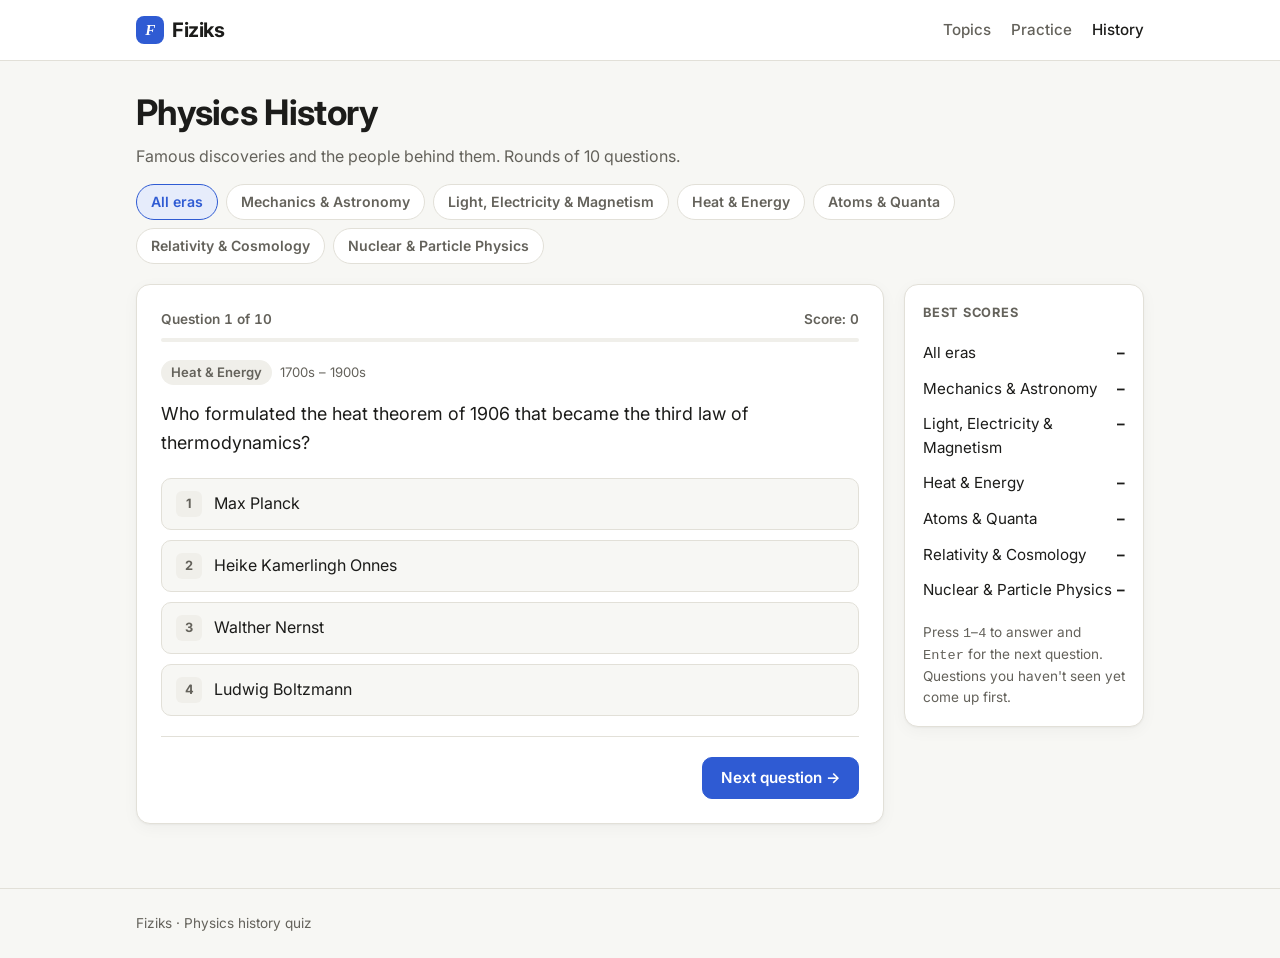
<file: history.html>
<!doctype html>
<html lang="en">
  <head>
    <meta charset="utf-8" />
    <meta name="viewport" content="width=device-width, initial-scale=1" />
    <title>Physics History · Fiziks</title>
    <meta name="description" content="Quiz yourself on famous discoveries and the scientists behind them." />
    <link rel="icon" href="assets/favicon.svg" type="image/svg+xml" />
    <link rel="preconnect" href="https://fonts.googleapis.com" />
    <link rel="preconnect" href="https://fonts.gstatic.com" crossorigin />
    <link href="https://fonts.googleapis.com/css2?family=Inter:wght@400;500;600;700&display=swap" rel="stylesheet" />
    <link rel="stylesheet" href="css/style.css" />
    <script defer src="js/core.js"></script>
    <script defer src="js/history-data.js"></script>
    <script defer src="js/history.js"></script>
  </head>
  <body>
    <header class="site-header">
      <div class="wrap">
        <a class="logo" href="index.html"><span class="logo-mark">F</span>Fiziks</a>
        <nav class="nav">
          <a href="index.html">Topics</a>
          <a href="practice.html">Practice</a>
          <a href="history.html" aria-current="page">History</a>
        </nav>
      </div>
    </header>

    <main class="wrap practice">
      <div class="history-head">
        <h1>Physics History</h1>
        <p>Famous discoveries and the people behind them. Rounds of 10 questions.</p>
      </div>

      <div class="chips" id="cat-chips" role="group" aria-label="Era"></div>

      <div class="layout">
        <section>
          <article class="card" id="quiz-card" aria-live="polite">
            <div class="quiz-progress">
              <span id="q-count"></span>
              <span id="q-score"></span>
            </div>
            <div class="bar quiz-bar"><span id="q-bar" style="width: 0%"></span></div>
            <div class="problem-meta" id="q-meta"></div>
            <p class="problem-text" id="q-text"></p>
            <div class="options" id="q-options"></div>
            <div class="explain" id="q-explain" hidden></div>
            <div class="tools" id="q-tools" hidden>
              <span class="spacer"></span>
              <button type="button" class="btn btn-primary" id="q-next">Next question →</button>
            </div>
          </article>

          <article class="card" id="results" hidden>
            <div class="result-score" id="r-score"></div>
            <p class="result-msg" id="r-msg"></p>
            <div class="hero-actions">
              <button type="button" class="btn btn-primary" id="r-again">Play another round</button>
            </div>
            <div class="missed" id="r-missed"></div>
          </article>
        </section>

        <aside class="side">
          <div class="card">
            <h4>Best scores</h4>
            <div id="best-list"></div>
            <p class="tip">Press <kbd>1</kbd>–<kbd>4</kbd> to answer and <kbd>Enter</kbd> for the next question. Questions you haven't seen yet come up first.</p>
          </div>
        </aside>
      </div>
    </main>

    <footer class="site-footer">
      <div class="wrap">Fiziks · Physics history quiz</div>
    </footer>
  </body>
</html>
</file>
<file: css/style.css>
:root {
  --bg: #f7f7f4;
  --surface: #ffffff;
  --surface-2: #f0efea;
  --text: #1c1c1a;
  --muted: #64625b;
  --border: #e2e0d8;
  --accent: #2f5bd3;
  --accent-ink: #ffffff;
  --accent-soft: #e6ecfb;
  --good: #1f7a4d;
  --good-soft: #e3f3ea;
  --bad: #b3362b;
  --bad-soft: #fbe7e4;
  --l1: #1f7a4d;
  --l2: #9a6700;
  --l3: #b3362b;
  --radius: 14px;
  --shadow: 0 1px 2px rgba(0, 0, 0, 0.04), 0 4px 16px rgba(0, 0, 0, 0.04);
  color-scheme: light;
}

@media (prefers-color-scheme: dark) {
  :root:not([data-theme="light"]) {
    --bg: #121311;
    --surface: #1b1c1a;
    --surface-2: #242522;
    --text: #ecebe6;
    --muted: #a3a199;
    --border: #33342f;
    --accent: #7c9cff;
    --accent-ink: #0e1220;
    --accent-soft: #1f2840;
    --good: #5ccf93;
    --good-soft: #17301f;
    --bad: #ff8a7f;
    --bad-soft: #3a1c19;
    --l1: #5ccf93;
    --l2: #e3b341;
    --l3: #ff8a7f;
    --shadow: none;
    color-scheme: dark;
  }
}
:root[data-theme="dark"] {
  --bg: #121311;
  --surface: #1b1c1a;
  --surface-2: #242522;
  --text: #ecebe6;
  --muted: #a3a199;
  --border: #33342f;
  --accent: #7c9cff;
  --accent-ink: #0e1220;
  --accent-soft: #1f2840;
  --good: #5ccf93;
  --good-soft: #17301f;
  --bad: #ff8a7f;
  --bad-soft: #3a1c19;
  --l1: #5ccf93;
  --l2: #e3b341;
  --l3: #ff8a7f;
  --shadow: none;
  color-scheme: dark;
}

* { box-sizing: border-box; }

html { -webkit-text-size-adjust: 100%; }

body {
  margin: 0;
  background: var(--bg);
  color: var(--text);
  font-family: "Inter", system-ui, -apple-system, "Segoe UI", Roboto, sans-serif;
  font-size: 16px;
  line-height: 1.55;
}

a { color: var(--accent); }

.wrap {
  max-width: 1040px;
  margin: 0 auto;
  padding: 0 16px;
}

/* ---------- Header ---------- */
.site-header {
  border-bottom: 1px solid var(--border);
  background: var(--surface);
}
.site-header .wrap {
  display: flex;
  align-items: center;
  justify-content: space-between;
  height: 60px;
  gap: 16px;
}
.logo {
  font-weight: 700;
  font-size: 1.25rem;
  letter-spacing: -0.02em;
  color: var(--text);
  text-decoration: none;
  display: flex;
  align-items: center;
  gap: 8px;
}
.logo-mark {
  width: 28px;
  height: 28px;
  border-radius: 8px;
  background: var(--accent);
  color: var(--accent-ink);
  display: grid;
  place-items: center;
  font-size: 0.95rem;
  font-style: italic;
  font-family: Georgia, serif;
}
.nav { display: flex; gap: 20px; }
.nav a {
  color: var(--muted);
  text-decoration: none;
  font-weight: 500;
  font-size: 0.95rem;
}
.nav a:hover, .nav a[aria-current="page"] { color: var(--text); }

/* ---------- Buttons ---------- */
.btn {
  display: inline-flex;
  align-items: center;
  justify-content: center;
  gap: 6px;
  min-height: 42px;
  padding: 0 18px;
  border-radius: 10px;
  border: 1px solid var(--border);
  background: var(--surface);
  color: var(--text);
  font: inherit;
  font-weight: 600;
  font-size: 0.95rem;
  cursor: pointer;
  text-decoration: none;
  white-space: nowrap;
}
.btn:hover { background: var(--surface-2); }
.btn:disabled { opacity: 0.45; cursor: not-allowed; }
.btn-primary {
  background: var(--accent);
  border-color: var(--accent);
  color: var(--accent-ink);
}
.btn-primary:hover { background: var(--accent); filter: brightness(1.08); }
.btn-ghost { background: transparent; }

/* ---------- Home ---------- */
.hero { padding: 56px 0 32px; }
.hero h1 {
  font-size: clamp(2rem, 5vw, 3rem);
  line-height: 1.1;
  letter-spacing: -0.03em;
  margin: 0 0 12px;
}
.hero p {
  color: var(--muted);
  font-size: 1.125rem;
  max-width: 600px;
  margin: 0 0 24px;
}
.hero-actions { display: flex; flex-wrap: wrap; gap: 12px; }
.stats {
  display: flex;
  flex-wrap: wrap;
  gap: 32px;
  margin-top: 32px;
  color: var(--muted);
  font-size: 0.9rem;
}
.stats strong {
  display: block;
  color: var(--text);
  font-size: 1.5rem;
  font-variant-numeric: tabular-nums;
}

.section-title {
  font-size: 1.1rem;
  margin: 24px 0 16px;
}

.topic-grid {
  display: grid;
  grid-template-columns: repeat(auto-fill, minmax(280px, 1fr));
  gap: 16px;
  padding-bottom: 64px;
}
.topic-card {
  display: flex;
  flex-direction: column;
  gap: 8px;
  padding: 20px;
  background: var(--surface);
  border: 1px solid var(--border);
  border-radius: var(--radius);
  box-shadow: var(--shadow);
  color: var(--text);
  text-decoration: none;
  transition: border-color 0.15s;
}
.topic-card:hover { border-color: var(--accent); }
.topic-card .symbol {
  color: var(--accent);
  font-size: 1.1rem;
  min-height: 32px;
}
.topic-card h3 { margin: 0; font-size: 1.1rem; }
.topic-card .tag {
  color: var(--muted);
  font-size: 0.8rem;
  text-transform: uppercase;
  letter-spacing: 0.06em;
  font-weight: 600;
}
.topic-card p { margin: 0; color: var(--muted); font-size: 0.92rem; flex: 1; }
.topic-meta {
  display: flex;
  justify-content: space-between;
  align-items: center;
  font-size: 0.82rem;
  color: var(--muted);
  margin-top: 8px;
}
.bar {
  height: 4px;
  border-radius: 2px;
  background: var(--surface-2);
  overflow: hidden;
}
.bar > span {
  display: block;
  height: 100%;
  background: var(--good);
}

/* ---------- Practice ---------- */
.practice { padding-top: 24px; padding-bottom: 64px; }
.controls {
  display: flex;
  flex-wrap: wrap;
  gap: 12px;
  align-items: center;
  margin-bottom: 20px;
}
.select {
  min-height: 42px;
  padding: 0 12px;
  border-radius: 10px;
  border: 1px solid var(--border);
  background: var(--surface);
  color: var(--text);
  font: inherit;
  font-size: 0.95rem;
  max-width: 100%;
}
.segmented {
  display: inline-flex;
  border: 1px solid var(--border);
  border-radius: 10px;
  overflow: hidden;
  background: var(--surface);
}
.segmented button {
  border: 0;
  background: transparent;
  color: var(--muted);
  font: inherit;
  font-size: 0.9rem;
  font-weight: 600;
  padding: 0 14px;
  min-height: 40px;
  cursor: pointer;
}
.segmented button + button { border-left: 1px solid var(--border); }
.segmented button[aria-pressed="true"] {
  background: var(--accent-soft);
  color: var(--accent);
}

.layout {
  display: grid;
  grid-template-columns: minmax(0, 1fr) 240px;
  gap: 20px;
  align-items: start;
}
@media (max-width: 800px) {
  .layout { grid-template-columns: minmax(0, 1fr); }
}

.card {
  background: var(--surface);
  border: 1px solid var(--border);
  border-radius: var(--radius);
  box-shadow: var(--shadow);
  padding: 24px;
}
@media (max-width: 520px) {
  .card { padding: 18px; }
}

.problem-meta {
  display: flex;
  flex-wrap: wrap;
  gap: 8px;
  align-items: center;
  font-size: 0.82rem;
  color: var(--muted);
  margin-bottom: 14px;
}
.pill {
  display: inline-block;
  padding: 2px 10px;
  border-radius: 999px;
  background: var(--surface-2);
  font-weight: 600;
}
.pill.l1 { color: var(--l1); }
.pill.l2 { color: var(--l2); }
.pill.l3 { color: var(--l3); }

.problem-text {
  font-size: 1.12rem;
  line-height: 1.65;
  margin: 0 0 20px;
}
.problem-text code {
  font-size: 0.9em;
  background: var(--surface-2);
  padding: 1px 5px;
  border-radius: 4px;
}

.answer-row {
  display: flex;
  flex-wrap: wrap;
  gap: 10px;
  align-items: center;
}
.answer-input {
  display: flex;
  align-items: center;
  border: 1px solid var(--border);
  border-radius: 10px;
  background: var(--bg);
  flex: 1 1 220px;
  min-width: 0;
}
.answer-input:focus-within { border-color: var(--accent); }
.answer-input input {
  flex: 1;
  min-width: 0;
  border: 0;
  background: transparent;
  color: var(--text);
  font: inherit;
  font-size: 1.05rem;
  padding: 10px 12px;
  outline: none;
  font-variant-numeric: tabular-nums;
}
.answer-input .unit {
  padding: 0 12px;
  color: var(--muted);
  white-space: nowrap;
}

.feedback {
  margin-top: 16px;
  padding: 12px 14px;
  border-radius: 10px;
  font-weight: 500;
}
.feedback.good { background: var(--good-soft); color: var(--good); }
.feedback.bad { background: var(--bad-soft); color: var(--bad); }
.feedback.info { background: var(--surface-2); color: var(--text); }

.tools {
  display: flex;
  flex-wrap: wrap;
  gap: 8px;
  margin-top: 20px;
  padding-top: 20px;
  border-top: 1px solid var(--border);
}
.tools .spacer { flex: 1; }

.hints, .solution { margin-top: 18px; }
.hints h4, .solution h4 {
  margin: 0 0 8px;
  font-size: 0.8rem;
  text-transform: uppercase;
  letter-spacing: 0.06em;
  color: var(--muted);
}
.hints ol { margin: 0; padding-left: 22px; }
.hints li { margin-bottom: 6px; }
.solution-body {
  background: var(--surface-2);
  border-radius: 10px;
  padding: 8px 16px;
  overflow-x: auto;
}
.solution-body .final { font-weight: 600; margin: 8px 0; }

.side .card { padding: 18px; }
.side h4 {
  margin: 0 0 12px;
  font-size: 0.8rem;
  text-transform: uppercase;
  letter-spacing: 0.06em;
  color: var(--muted);
}
.stat-row {
  display: flex;
  justify-content: space-between;
  padding: 6px 0;
  font-size: 0.95rem;
}
.stat-row strong { font-variant-numeric: tabular-nums; }
.side .tip {
  font-size: 0.85rem;
  color: var(--muted);
  margin: 14px 0 0;
}
.side .btn { width: 100%; margin-top: 12px; }

.katex-display { overflow-x: auto; overflow-y: hidden; padding: 2px 0; }

/* ---------- Footer ---------- */
.site-footer {
  border-top: 1px solid var(--border);
  color: var(--muted);
  font-size: 0.85rem;
  padding: 24px 0;
}

.visually-hidden {
  position: absolute;
  width: 1px;
  height: 1px;
  overflow: hidden;
  clip: rect(0 0 0 0);
}

/* ---------- Physics history quiz ---------- */
.section-lead {
  color: var(--muted);
  margin: -8px 0 16px;
  max-width: 640px;
}
.history-head h1 {
  font-size: clamp(1.6rem, 4vw, 2.2rem);
  letter-spacing: -0.02em;
  margin: 0 0 4px;
}
.history-head p { color: var(--muted); margin: 0 0 16px; }

.chips {
  display: flex;
  flex-wrap: wrap;
  gap: 8px;
  margin-bottom: 20px;
}
.chip {
  border: 1px solid var(--border);
  background: var(--surface);
  color: var(--muted);
  font: inherit;
  font-size: 0.88rem;
  font-weight: 600;
  min-height: 36px;
  padding: 0 14px;
  border-radius: 999px;
  cursor: pointer;
}
.chip:hover { color: var(--text); }
.chip[aria-pressed="true"] {
  background: var(--accent-soft);
  border-color: var(--accent);
  color: var(--accent);
}

.quiz-progress {
  display: flex;
  justify-content: space-between;
  font-size: 0.85rem;
  color: var(--muted);
  font-weight: 600;
  font-variant-numeric: tabular-nums;
  margin-bottom: 8px;
}
.quiz-bar { margin-bottom: 18px; }
.quiz-bar > span { background: var(--accent); transition: width 0.25s; }

.options { display: grid; gap: 10px; }
.option {
  display: flex;
  align-items: center;
  gap: 12px;
  width: 100%;
  text-align: left;
  padding: 12px 14px;
  min-height: 52px;
  border: 1px solid var(--border);
  border-radius: 10px;
  background: var(--bg);
  color: var(--text);
  font: inherit;
  font-size: 1rem;
  cursor: pointer;
}
.option:hover:not(:disabled) { border-color: var(--accent); }
.option:disabled { cursor: default; }
.option .key {
  flex: none;
  width: 26px;
  height: 26px;
  border-radius: 6px;
  display: grid;
  place-items: center;
  background: var(--surface-2);
  color: var(--muted);
  font-size: 0.8rem;
  font-weight: 700;
}
.option.correct { border-color: var(--good); background: var(--good-soft); }
.option.correct .key { background: var(--good); color: var(--surface); }
.option.wrong { border-color: var(--bad); background: var(--bad-soft); }
.option.wrong .key { background: var(--bad); color: var(--surface); }
.option:disabled:not(.correct):not(.wrong) { opacity: 0.6; }

.explain {
  margin-top: 16px;
  padding: 14px 16px;
  border-radius: 10px;
  background: var(--surface-2);
  border-left: 4px solid var(--border);
}
.explain.good { border-left-color: var(--good); }
.explain.bad { border-left-color: var(--bad); }
.explain.good strong { color: var(--good); }
.explain.bad strong { color: var(--bad); }

.result-score {
  font-size: 3rem;
  font-weight: 700;
  letter-spacing: -0.03em;
  font-variant-numeric: tabular-nums;
}
.result-msg { color: var(--muted); margin: 4px 0 20px; }
.missed { margin-top: 24px; }
.missed h4 {
  margin: 0 0 8px;
  font-size: 0.8rem;
  text-transform: uppercase;
  letter-spacing: 0.06em;
  color: var(--muted);
}
.missed-item {
  border-top: 1px solid var(--border);
  padding: 14px 0;
}
.missed-item p { margin: 0 0 6px; }
.missed-item .mq { font-weight: 600; }
.missed-item .no { color: var(--bad); text-decoration: line-through; }
.missed-item .yes { color: var(--good); font-weight: 600; }
.missed-item .mx { color: var(--muted); font-size: 0.92rem; }
</file>
